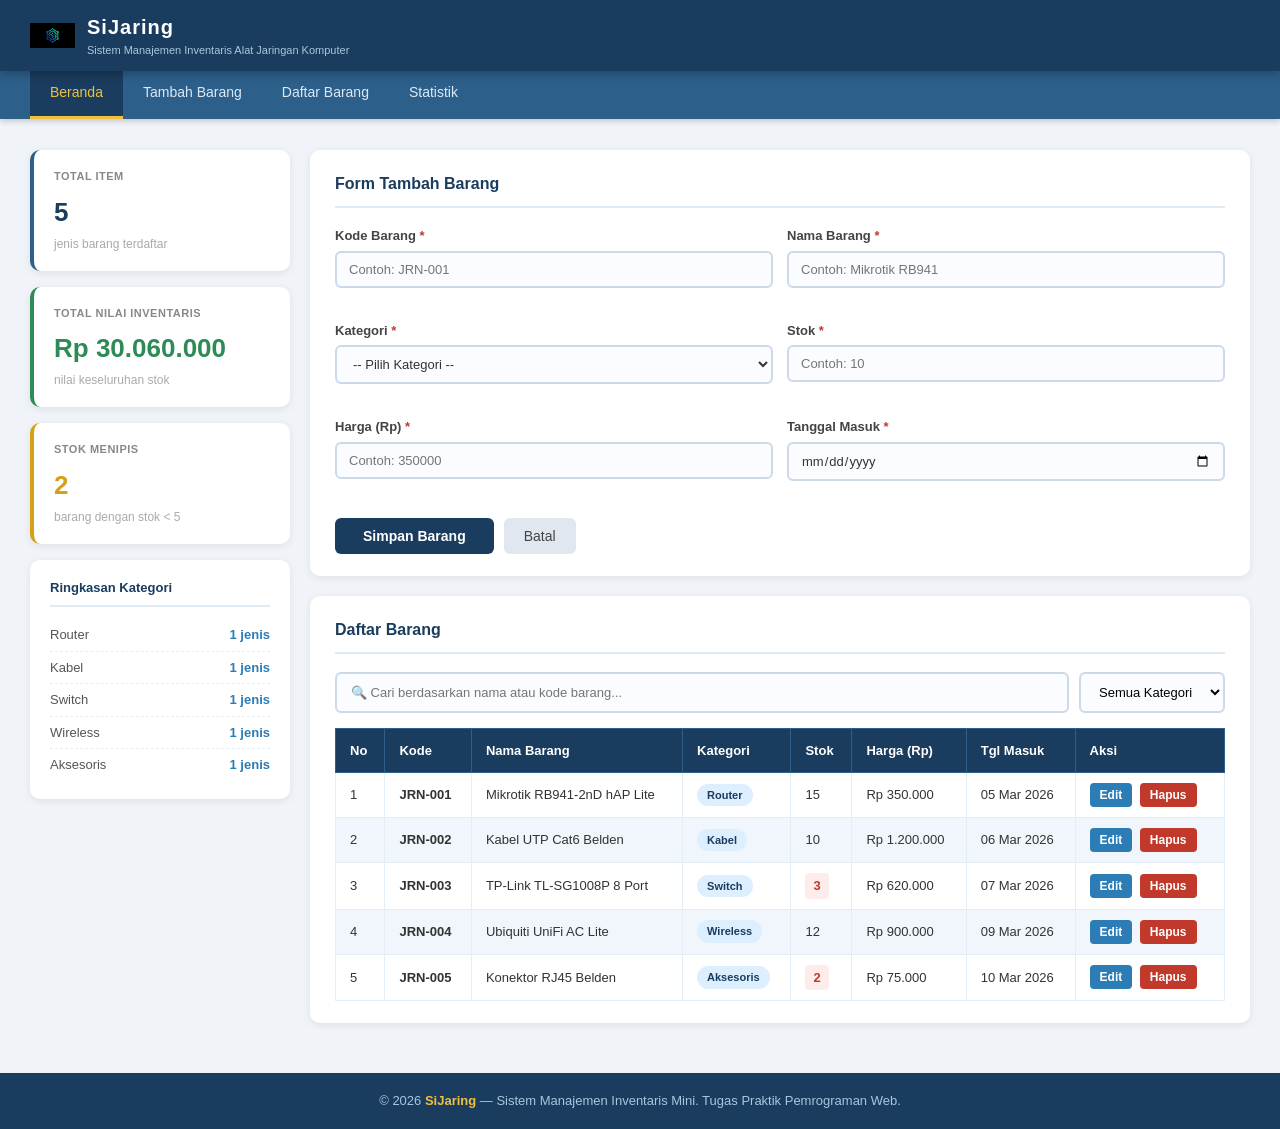
<file: index.html>
<!DOCTYPE html>
<html lang="id">
<head>
    <meta charset="UTF-8">
    <meta name="viewport" content="width=device-width, initial-scale=1.0">
    <title>SiJaring - Sistem Manajemen Inventaris Mini</title>
    <link rel="stylesheet" href="style.css">
    <script src="script.js" defer></script>
</head>
<body>

<header>
    <div class="logo-area">
        <img src="logo.png" alt="Logo SiJaring" class="logo-img">
        <div class="judul-sistem">
            <h1>SiJaring</h1>
            <p>Sistem Manajemen Inventaris Alat Jaringan Komputer</p>
        </div>
    </div>
</header>

<nav>
    <ul>
        <li><a href="#" class="aktif">Beranda</a></li>
        <li><a href="#form-barang">Tambah Barang</a></li>
        <li><a href="#daftar-barang">Daftar Barang</a></li>
        <li><a href="#statistik">Statistik</a></li>
    </ul>
</nav>

<main class="container-utama">

    <!-- ========================================
         SIDEBAR STATISTIK
         ======================================== -->
    <aside class="sidebar" id="statistik">
        <div class="stat-box">
            <h3>Total Item</h3>
            <div class="angka" id="stat-total-item">0</div>
            <div class="keterangan">jenis barang terdaftar</div>
        </div>

        <div class="stat-box hijau">
            <h3>Total Nilai Inventaris</h3>
            <div class="angka" id="stat-total-nilai">Rp 0</div>
            <div class="keterangan">nilai keseluruhan stok</div>
        </div>

        <div class="stat-box kuning">
            <h3>Stok Menipis</h3>
            <div class="angka" id="stat-stok-menipis">0</div>
            <div class="keterangan">barang dengan stok &lt; 5</div>
        </div>

        <div class="sidebar-info">
            <h3>Ringkasan Kategori</h3>
            <ul id="ringkasan-kategori">
                <li>Belum ada data <span>0</span></li>
            </ul>
        </div>
    </aside>

    <!-- ========================================
         KONTEN UTAMA
         ======================================== -->
    <div class="konten">

        <!-- FORM TAMBAH / EDIT BARANG -->
        <section class="card" id="form-barang">
            <h2 id="judul-form">Form Tambah Barang</h2>

            <form id="form-input">
                <div class="form-grid">
                    <div class="form-group">
                        <label for="kode_barang">Kode Barang <span class="wajib">*</span></label>
                        <input type="text" id="kode_barang" placeholder="Contoh: JRN-001">
                        <small class="pesan-error" id="error-kode_barang"></small>
                    </div>

                    <div class="form-group">
                        <label for="nama_barang">Nama Barang <span class="wajib">*</span></label>
                        <input type="text" id="nama_barang" placeholder="Contoh: Mikrotik RB941">
                        <small class="pesan-error" id="error-nama_barang"></small>
                    </div>

                    <div class="form-group">
                        <label for="kategori">Kategori <span class="wajib">*</span></label>
                        <select id="kategori">
                            <option value="">-- Pilih Kategori --</option>
                            <option value="Router">Router</option>
                            <option value="Switch">Switch</option>
                            <option value="Kabel">Kabel</option>
                            <option value="Wireless">Wireless</option>
                            <option value="Aksesoris">Aksesoris</option>
                        </select>
                        <small class="pesan-error" id="error-kategori"></small>
                    </div>

                    <div class="form-group">
                        <label for="stok">Stok <span class="wajib">*</span></label>
                        <input type="number" id="stok" placeholder="Contoh: 10" min="0">
                        <small class="pesan-error" id="error-stok"></small>
                    </div>

                    <div class="form-group">
                        <label for="harga">Harga (Rp) <span class="wajib">*</span></label>
                        <input type="number" id="harga" placeholder="Contoh: 350000" min="0">
                        <small class="pesan-error" id="error-harga"></small>
                    </div>

                    <div class="form-group">
                        <label for="tanggal_masuk">Tanggal Masuk <span class="wajib">*</span></label>
                        <input type="date" id="tanggal_masuk">
                        <small class="pesan-error" id="error-tanggal_masuk"></small>
                    </div>
                </div>

                <div class="form-tombol">
                    <button type="submit" class="tombol-simpan" id="tombol-submit">Simpan Barang</button>
                    <button type="button" class="tombol-reset" id="tombol-batal">Batal</button>
                </div>
            </form>

            <div id="notifikasi" class="notifikasi"></div>
        </section>

        <!-- DAFTAR BARANG -->
        <section class="card" id="daftar-barang">
            <h2>Daftar Barang</h2>

            <div class="toolbar">
                <input type="text" id="input-cari" placeholder="🔍 Cari berdasarkan nama atau kode barang...">
                <select id="filter-kategori">
                    <option value="">Semua Kategori</option>
                    <option value="Router">Router</option>
                    <option value="Switch">Switch</option>
                    <option value="Kabel">Kabel</option>
                    <option value="Wireless">Wireless</option>
                    <option value="Aksesoris">Aksesoris</option>
                </select>
            </div>

            <div class="tabel-wrapper">
                <table id="tabel-barang">
                    <thead>
                        <tr>
                            <th>No</th>
                            <th>Kode</th>
                            <th>Nama Barang</th>
                            <th>Kategori</th>
                            <th>Stok</th>
                            <th>Harga (Rp)</th>
                            <th>Tgl Masuk</th>
                            <th>Aksi</th>
                        </tr>
                    </thead>
                    <tbody id="tbody-barang">
                        <!-- diisi oleh JavaScript -->
                    </tbody>
                </table>
            </div>
            <p class="info-kosong" id="info-kosong">Belum ada barang. Silakan tambahkan melalui form di atas.</p>
        </section>

    </div>

</main>

<footer>
    <p>&copy; 2026 <strong>SiJaring</strong> &mdash; Sistem Manajemen Inventaris Mini. Tugas Praktik Pemrograman Web.</p>
</footer>

</body>
</html>
</file>
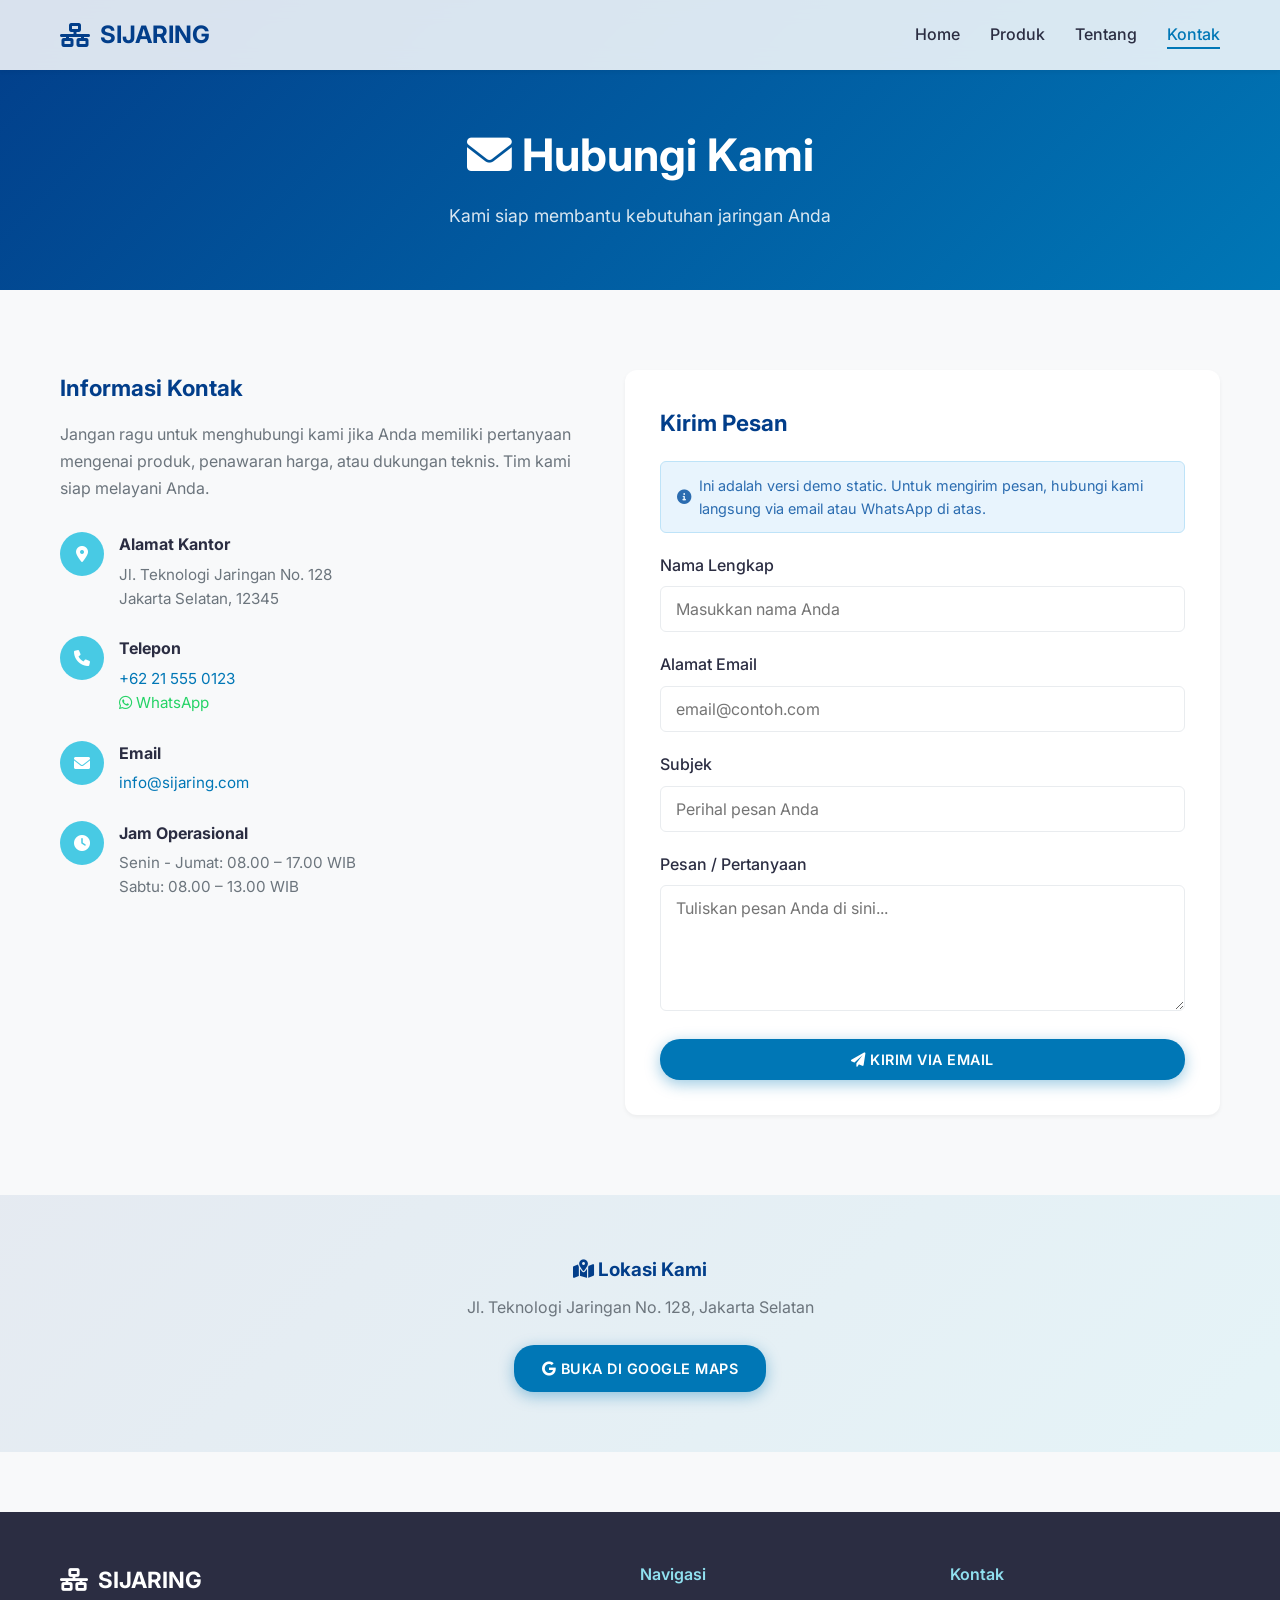
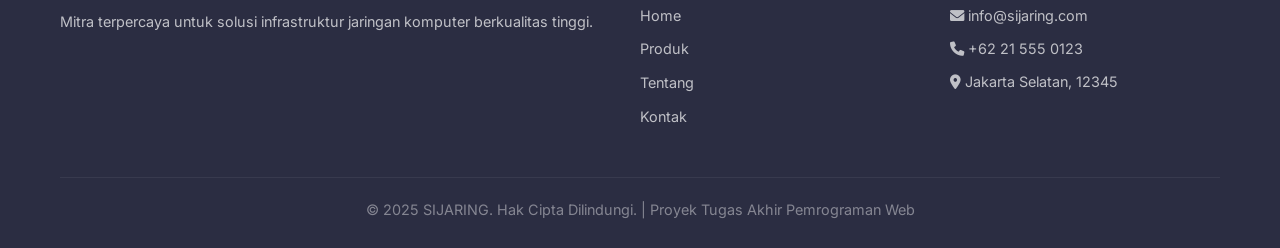
<file: docs/kontak.html>
<!DOCTYPE html>
<html lang="id">
<head>
    <meta charset="UTF-8">
    <meta name="viewport" content="width=device-width, initial-scale=1.0">
    <title>Hubungi Kami - SIJARING | Sistem Informasi Jaringan</title>
    <meta name="description" content="Hubungi tim SIJARING untuk pertanyaan produk, penawaran harga, atau dukungan teknis jaringan.">
    <link rel="stylesheet" href="css/style.css">
    <link rel="stylesheet" href="https://cdnjs.cloudflare.com/ajax/libs/font-awesome/6.0.0/css/all.min.css">
</head>
<body>

    <!-- Navbar -->
    <nav class="navbar" id="navbar">
        <div class="container">
            <a href="index.html" class="navbar-brand">
                <i class="fa-solid fa-network-wired"></i> SIJARING
            </a>
            <button class="hamburger" id="hamburger" aria-label="Menu">
                <span></span><span></span><span></span>
            </button>
            <ul class="nav-links" id="navLinks">
                <li><a href="index.html">Home</a></li>
                <li><a href="produk.html">Produk</a></li>
                <li><a href="tentang.html">Tentang</a></li>
                <li><a href="kontak.html" class="active">Kontak</a></li>
            </ul>
        </div>
    </nav>

    <!-- Page Header -->
    <div class="page-header">
        <div class="container">
            <h1><i class="fa-solid fa-envelope"></i> Hubungi Kami</h1>
            <p>Kami siap membantu kebutuhan jaringan Anda</p>
        </div>
    </div>

    <!-- Kontak Section -->
    <section class="section">
        <div class="container">
            <div style="display: flex; flex-wrap: wrap; gap: 40px;">

                <!-- Info Kontak -->
                <div style="flex: 1; min-width: 280px;">
                    <h3 style="color: var(--primary-dark); margin-bottom: 15px; font-size: 1.4rem;">Informasi Kontak</h3>
                    <p style="color: var(--text-muted); margin-bottom: 30px; line-height: 1.7;">
                        Jangan ragu untuk menghubungi kami jika Anda memiliki pertanyaan mengenai produk, penawaran harga, atau dukungan teknis. Tim kami siap melayani Anda.
                    </p>

                    <div style="display: flex; align-items: flex-start; gap: 15px; margin-bottom: 25px;">
                        <div class="kontak-icon">
                            <i class="fa-solid fa-location-dot"></i>
                        </div>
                        <div>
                            <h4 style="margin-bottom: 5px; color: var(--text-main);">Alamat Kantor</h4>
                            <p style="color: var(--text-muted); font-size: 0.95rem;">Jl. Teknologi Jaringan No. 128<br>Jakarta Selatan, 12345</p>
                        </div>
                    </div>

                    <div style="display: flex; align-items: flex-start; gap: 15px; margin-bottom: 25px;">
                        <div class="kontak-icon">
                            <i class="fa-solid fa-phone"></i>
                        </div>
                        <div>
                            <h4 style="margin-bottom: 5px; color: var(--text-main);">Telepon</h4>
                            <p style="color: var(--text-muted); font-size: 0.95rem;">
                                <a href="tel:+62215550123">+62 21 555 0123</a><br>
                                <a href="https://wa.me/6221555012" target="_blank" style="color: #25d366;"><i class="fa-brands fa-whatsapp"></i> WhatsApp</a>
                            </p>
                        </div>
                    </div>

                    <div style="display: flex; align-items: flex-start; gap: 15px; margin-bottom: 25px;">
                        <div class="kontak-icon">
                            <i class="fa-solid fa-envelope"></i>
                        </div>
                        <div>
                            <h4 style="margin-bottom: 5px; color: var(--text-main);">Email</h4>
                            <p style="color: var(--text-muted); font-size: 0.95rem;">
                                <a href="mailto:info@sijaring.com">info@sijaring.com</a>
                            </p>
                        </div>
                    </div>

                    <div style="display: flex; align-items: flex-start; gap: 15px;">
                        <div class="kontak-icon">
                            <i class="fa-solid fa-clock"></i>
                        </div>
                        <div>
                            <h4 style="margin-bottom: 5px; color: var(--text-main);">Jam Operasional</h4>
                            <p style="color: var(--text-muted); font-size: 0.95rem;">
                                Senin - Jumat: 08.00 – 17.00 WIB<br>
                                Sabtu: 08.00 – 13.00 WIB
                            </p>
                        </div>
                    </div>
                </div>

                <!-- Form Kontak -->
                <div style="flex: 1; min-width: 280px; background: white; padding: 35px; border-radius: var(--radius-md); box-shadow: var(--shadow-sm);">
                    <h3 style="color: var(--primary-dark); margin-bottom: 20px; font-size: 1.4rem;">Kirim Pesan</h3>

                    <!-- Notifikasi Static Site -->
                    <div class="info-notice">
                        <i class="fa-solid fa-circle-info"></i>
                        <span>Ini adalah versi demo static. Untuk mengirim pesan, hubungi kami langsung via email atau WhatsApp di atas.</span>
                    </div>

                    <!-- Form (display only) -->
                    <div id="kontakForm">
                        <div class="form-group">
                            <label for="nama">Nama Lengkap</label>
                            <input type="text" id="nama" class="form-control" placeholder="Masukkan nama Anda">
                        </div>
                        <div class="form-group">
                            <label for="email">Alamat Email</label>
                            <input type="email" id="email" class="form-control" placeholder="email@contoh.com">
                        </div>
                        <div class="form-group">
                            <label for="subjek">Subjek</label>
                            <input type="text" id="subjek" class="form-control" placeholder="Perihal pesan Anda">
                        </div>
                        <div class="form-group">
                            <label for="pesan">Pesan / Pertanyaan</label>
                            <textarea id="pesan" rows="5" class="form-control" placeholder="Tuliskan pesan Anda di sini..."></textarea>
                        </div>
                        <button type="button" onclick="kirimPesan()" class="btn btn-primary" style="width: 100%;">
                            <i class="fa-solid fa-paper-plane"></i> Kirim via Email
                        </button>
                    </div>

                    <!-- Success state -->
                    <div id="successMsg" style="display: none; text-align: center; padding: 30px 0;">
                        <div style="width: 70px; height: 70px; background: #d4edda; border-radius: 50%; display: flex; align-items: center; justify-content: center; margin: 0 auto 15px; font-size: 2rem; color: #155724;">
                            <i class="fa-solid fa-check"></i>
                        </div>
                        <h4 style="color: #155724; margin-bottom: 10px;">Pesan Disiapkan!</h4>
                        <p style="color: var(--text-muted); font-size: 0.9rem;">Email client Anda akan terbuka. Silakan kirim email langsung ke <strong>info@sijaring.com</strong></p>
                        <button onclick="resetForm()" style="margin-top: 15px; background: none; border: 1px solid var(--border-color); padding: 8px 20px; border-radius: var(--radius-sm); cursor: pointer; font-family: 'Inter', sans-serif; color: var(--text-muted);">Kirim Lagi</button>
                    </div>
                </div>

            </div>
        </div>
    </section>

    <!-- Map Placeholder -->
    <div style="background: linear-gradient(135deg, rgba(2,62,138,0.08), rgba(0,180,216,0.08)); padding: 60px 0; text-align: center;">
        <div class="container">
            <h3 style="color: var(--primary-dark); margin-bottom: 10px;"><i class="fa-solid fa-map-location-dot"></i> Lokasi Kami</h3>
            <p style="color: var(--text-muted); margin-bottom: 25px;">Jl. Teknologi Jaringan No. 128, Jakarta Selatan</p>
            <a href="https://maps.google.com/?q=Jakarta+Selatan" target="_blank" class="btn btn-primary">
                <i class="fa-brands fa-google"></i> Buka di Google Maps
            </a>
        </div>
    </div>

    <!-- Footer -->
    <footer class="footer">
        <div class="container">
            <div class="footer-grid">
                <div>
                    <div class="footer-brand"><i class="fa-solid fa-network-wired"></i> SIJARING</div>
                    <p>Mitra terpercaya untuk solusi infrastruktur jaringan komputer berkualitas tinggi.</p>
                </div>
                <div>
                    <h4>Navigasi</h4>
                    <ul>
                        <li><a href="index.html">Home</a></li>
                        <li><a href="produk.html">Produk</a></li>
                        <li><a href="tentang.html">Tentang</a></li>
                        <li><a href="kontak.html">Kontak</a></li>
                    </ul>
                </div>
                <div>
                    <h4>Kontak</h4>
                    <ul>
                        <li><a href="mailto:info@sijaring.com"><i class="fa-solid fa-envelope"></i> info@sijaring.com</a></li>
                        <li><a href="tel:+62215550123"><i class="fa-solid fa-phone"></i> +62 21 555 0123</a></li>
                        <li style="color: rgba(255,255,255,0.7); font-size: 0.9rem;"><i class="fa-solid fa-location-dot"></i> Jakarta Selatan, 12345</li>
                    </ul>
                </div>
            </div>
            <div class="footer-bottom">
                <p>&copy; 2025 SIJARING. Hak Cipta Dilindungi. | Proyek Tugas Akhir Pemrograman Web</p>
            </div>
        </div>
    </footer>

    <script src="js/script.js"></script>
    <script>
        function kirimPesan() {
            var nama = document.getElementById('nama').value.trim();
            var emailVal = document.getElementById('email').value.trim();
            var subjek = document.getElementById('subjek').value.trim();
            var pesan = document.getElementById('pesan').value.trim();

            if (!nama || !emailVal || !pesan) {
                alert('Mohon lengkapi nama, email, dan pesan Anda terlebih dahulu.');
                return;
            }

            var mailtoLink = 'mailto:info@sijaring.com'
                + '?subject=' + encodeURIComponent(subjek || 'Pesan dari ' + nama)
                + '&body=' + encodeURIComponent('Nama: ' + nama + '\nEmail: ' + emailVal + '\n\n' + pesan);

            window.location.href = mailtoLink;

            document.getElementById('kontakForm').style.display = 'none';
            document.getElementById('successMsg').style.display = 'block';
        }

        function resetForm() {
            document.getElementById('nama').value = '';
            document.getElementById('email').value = '';
            document.getElementById('subjek').value = '';
            document.getElementById('pesan').value = '';
            document.getElementById('kontakForm').style.display = 'block';
            document.getElementById('successMsg').style.display = 'none';
        }
    </script>
</body>
</html>
</file>
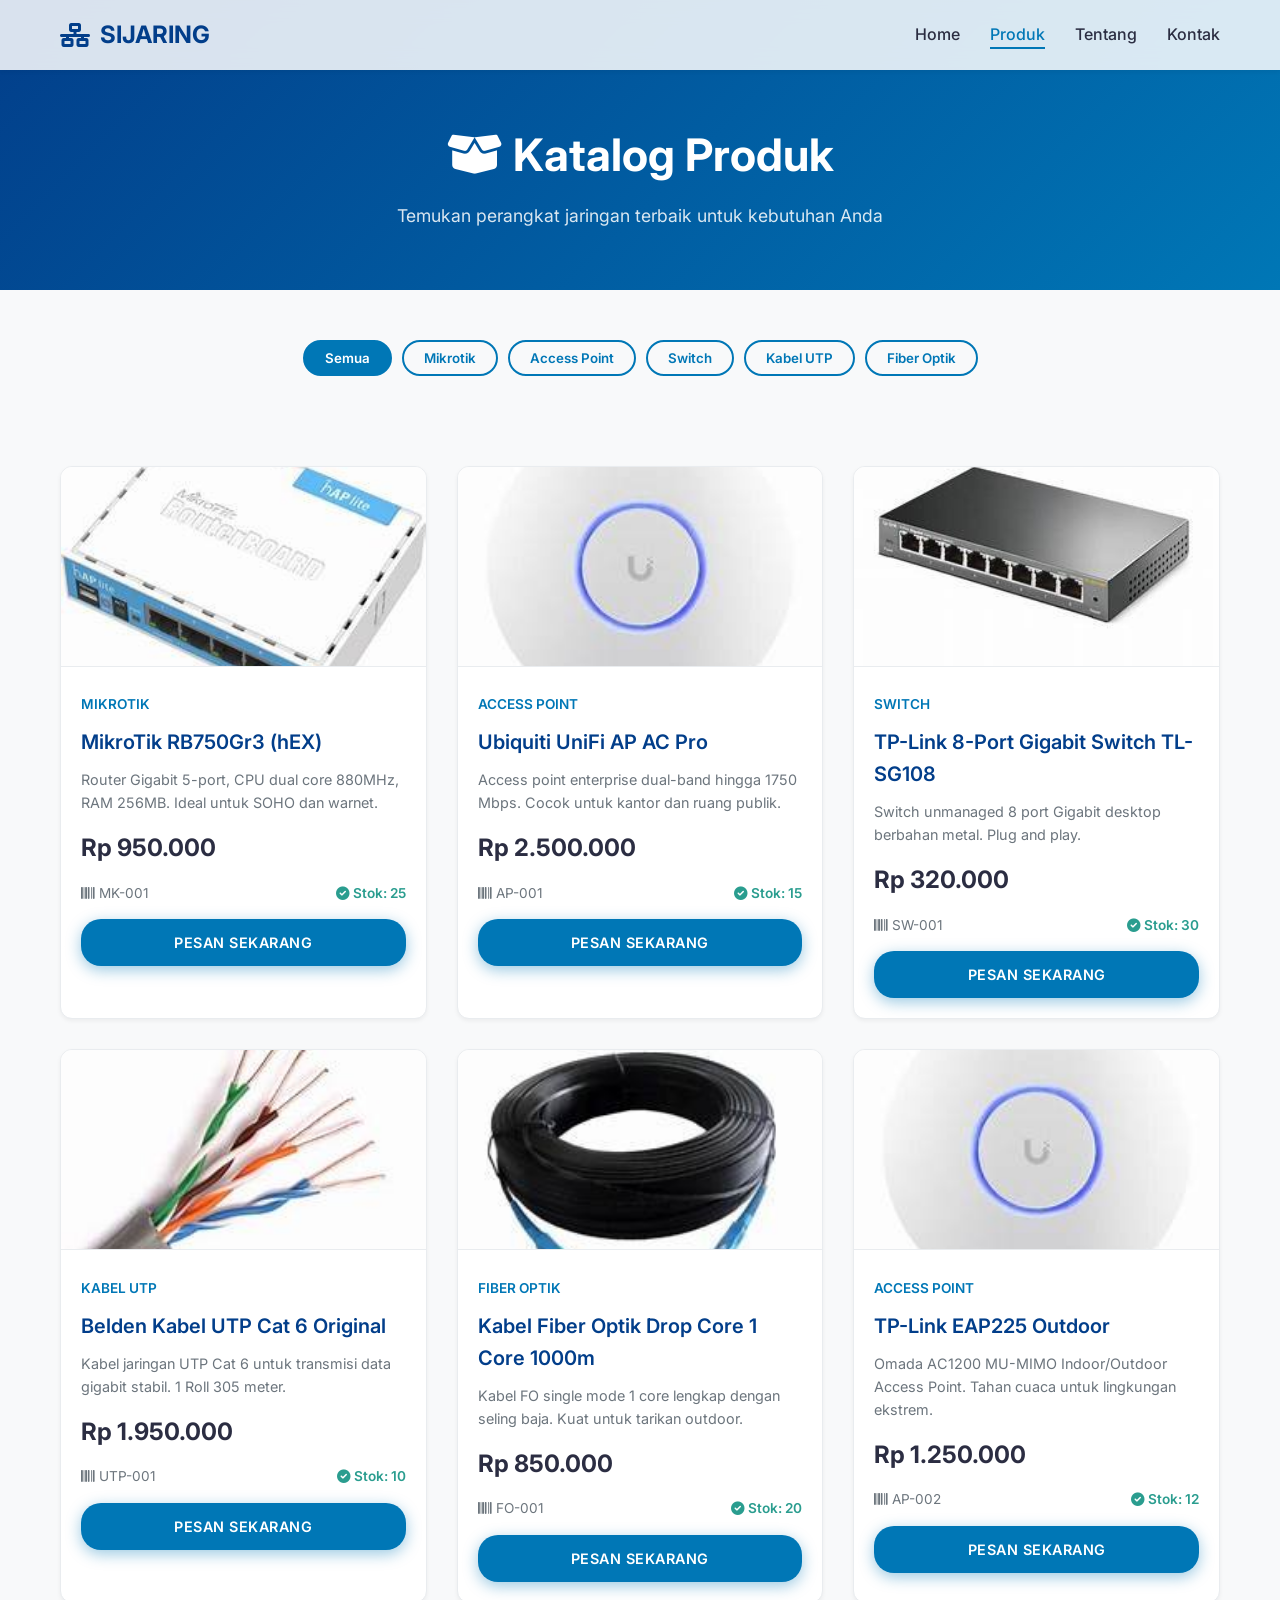
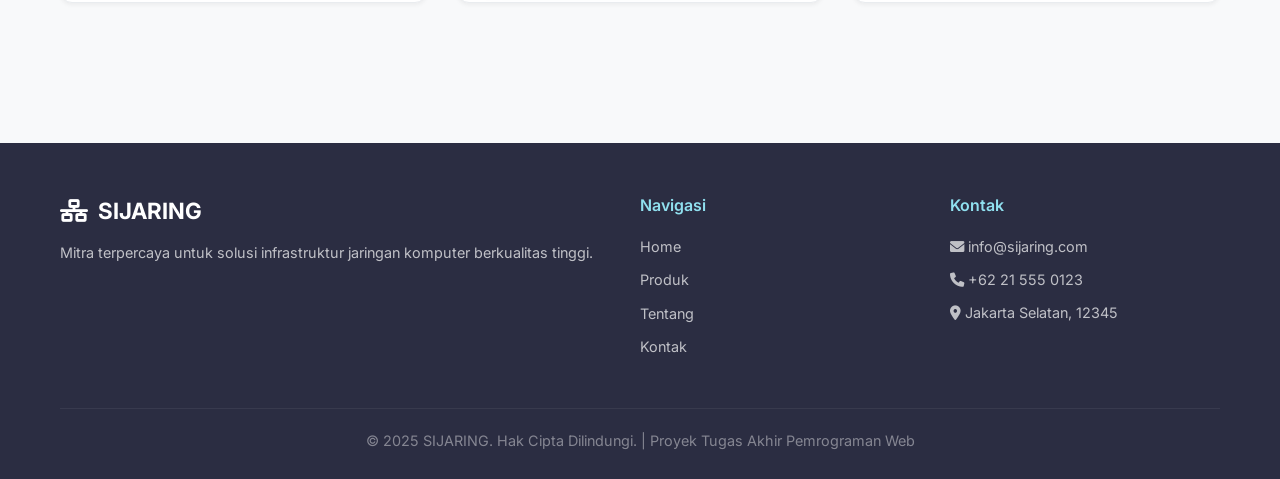
<file: docs/produk.html>
<!DOCTYPE html>
<html lang="id">
<head>
    <meta charset="UTF-8">
    <meta name="viewport" content="width=device-width, initial-scale=1.0">
    <title>Katalog Produk - SIJARING | Perangkat Jaringan Berkualitas</title>
    <meta name="description" content="Katalog lengkap produk jaringan SIJARING: Mikrotik, Access Point, Switch, Kabel UTP, dan Fiber Optik dengan harga terbaik.">
    <link rel="stylesheet" href="css/style.css">
    <link rel="stylesheet" href="https://cdnjs.cloudflare.com/ajax/libs/font-awesome/6.0.0/css/all.min.css">
</head>
<body>

    <!-- Navbar -->
    <nav class="navbar" id="navbar">
        <div class="container">
            <a href="index.html" class="navbar-brand">
                <i class="fa-solid fa-network-wired"></i> SIJARING
            </a>
            <button class="hamburger" id="hamburger" aria-label="Menu">
                <span></span><span></span><span></span>
            </button>
            <ul class="nav-links" id="navLinks">
                <li><a href="index.html">Home</a></li>
                <li><a href="produk.html" class="active">Produk</a></li>
                <li><a href="tentang.html">Tentang</a></li>
                <li><a href="kontak.html">Kontak</a></li>
            </ul>
        </div>
    </nav>

    <!-- Page Header -->
    <div class="page-header">
        <div class="container">
            <h1><i class="fa-solid fa-box-open"></i> Katalog Produk</h1>
            <p>Temukan perangkat jaringan terbaik untuk kebutuhan Anda</p>
        </div>
    </div>

    <!-- Filter Kategori -->
    <section class="section" style="padding-top: 50px; padding-bottom: 0;">
        <div class="container">
            <div style="display: flex; flex-wrap: wrap; gap: 10px; justify-content: center; margin-bottom: 20px;">
                <button class="filter-btn active" data-filter="all" onclick="filterProduk(this, 'all')" style="padding: 8px 20px; border-radius: 20px; border: 2px solid var(--primary); background: var(--primary); color: white; cursor: pointer; font-weight: 600; font-family: 'Inter', sans-serif; transition: all 0.2s;">Semua</button>
                <button class="filter-btn" data-filter="mikrotik" onclick="filterProduk(this, 'mikrotik')" style="padding: 8px 20px; border-radius: 20px; border: 2px solid var(--primary); background: transparent; color: var(--primary); cursor: pointer; font-weight: 600; font-family: 'Inter', sans-serif; transition: all 0.2s;">Mikrotik</button>
                <button class="filter-btn" data-filter="access-point" onclick="filterProduk(this, 'access-point')" style="padding: 8px 20px; border-radius: 20px; border: 2px solid var(--primary); background: transparent; color: var(--primary); cursor: pointer; font-weight: 600; font-family: 'Inter', sans-serif; transition: all 0.2s;">Access Point</button>
                <button class="filter-btn" data-filter="switch" onclick="filterProduk(this, 'switch')" style="padding: 8px 20px; border-radius: 20px; border: 2px solid var(--primary); background: transparent; color: var(--primary); cursor: pointer; font-weight: 600; font-family: 'Inter', sans-serif; transition: all 0.2s;">Switch</button>
                <button class="filter-btn" data-filter="kabel-utp" onclick="filterProduk(this, 'kabel-utp')" style="padding: 8px 20px; border-radius: 20px; border: 2px solid var(--primary); background: transparent; color: var(--primary); cursor: pointer; font-weight: 600; font-family: 'Inter', sans-serif; transition: all 0.2s;">Kabel UTP</button>
                <button class="filter-btn" data-filter="fiber-optik" onclick="filterProduk(this, 'fiber-optik')" style="padding: 8px 20px; border-radius: 20px; border: 2px solid var(--primary); background: transparent; color: var(--primary); cursor: pointer; font-weight: 600; font-family: 'Inter', sans-serif; transition: all 0.2s;">Fiber Optik</button>
            </div>
        </div>
    </section>

    <!-- Grid Produk -->
    <section class="section" style="padding-top: 30px;">
        <div class="container">
            <div class="product-grid" id="productGrid">

                <!-- MK-001 -->
                <div class="product-card" id="mk-001" data-kategori="mikrotik">
                    <img src="images/mikrotik.png" alt="MikroTik RB750Gr3 hEX" class="product-img">
                    <div class="product-info">
                        <span class="product-category">Mikrotik</span>
                        <h3 class="product-title">MikroTik RB750Gr3 (hEX)</h3>
                        <p style="color: var(--text-muted); font-size: 0.9rem; margin-bottom: 10px;">Router Gigabit 5-port, CPU dual core 880MHz, RAM 256MB. Ideal untuk SOHO dan warnet.</p>
                        <p class="product-price">Rp 950.000</p>
                        <div style="display: flex; justify-content: space-between; align-items: center; font-size: 0.85rem; color: var(--text-muted); margin-bottom: 15px;">
                            <span><i class="fa-solid fa-barcode"></i> MK-001</span>
                            <span style="color: #2a9d8f; font-weight: 600;"><i class="fa-solid fa-check-circle"></i> Stok: 25</span>
                        </div>
                        <a href="kontak.html" class="btn btn-primary" style="display: block; text-align: center;">Pesan Sekarang</a>
                    </div>
                </div>

                <!-- AP-001 -->
                <div class="product-card" id="ap-001" data-kategori="access-point">
                    <img src="images/access-point.png" alt="Ubiquiti UniFi AP AC Pro" class="product-img">
                    <div class="product-info">
                        <span class="product-category">Access Point</span>
                        <h3 class="product-title">Ubiquiti UniFi AP AC Pro</h3>
                        <p style="color: var(--text-muted); font-size: 0.9rem; margin-bottom: 10px;">Access point enterprise dual-band hingga 1750 Mbps. Cocok untuk kantor dan ruang publik.</p>
                        <p class="product-price">Rp 2.500.000</p>
                        <div style="display: flex; justify-content: space-between; align-items: center; font-size: 0.85rem; color: var(--text-muted); margin-bottom: 15px;">
                            <span><i class="fa-solid fa-barcode"></i> AP-001</span>
                            <span style="color: #2a9d8f; font-weight: 600;"><i class="fa-solid fa-check-circle"></i> Stok: 15</span>
                        </div>
                        <a href="kontak.html" class="btn btn-primary" style="display: block; text-align: center;">Pesan Sekarang</a>
                    </div>
                </div>

                <!-- SW-001 -->
                <div class="product-card" id="sw-001" data-kategori="switch">
                    <img src="images/switch.png" alt="TP-Link TL-SG108" class="product-img">
                    <div class="product-info">
                        <span class="product-category">Switch</span>
                        <h3 class="product-title">TP-Link 8-Port Gigabit Switch TL-SG108</h3>
                        <p style="color: var(--text-muted); font-size: 0.9rem; margin-bottom: 10px;">Switch unmanaged 8 port Gigabit desktop berbahan metal. Plug and play.</p>
                        <p class="product-price">Rp 320.000</p>
                        <div style="display: flex; justify-content: space-between; align-items: center; font-size: 0.85rem; color: var(--text-muted); margin-bottom: 15px;">
                            <span><i class="fa-solid fa-barcode"></i> SW-001</span>
                            <span style="color: #2a9d8f; font-weight: 600;"><i class="fa-solid fa-check-circle"></i> Stok: 30</span>
                        </div>
                        <a href="kontak.html" class="btn btn-primary" style="display: block; text-align: center;">Pesan Sekarang</a>
                    </div>
                </div>

                <!-- UTP-001 -->
                <div class="product-card" id="utp-001" data-kategori="kabel-utp">
                    <img src="images/kabel-utp.jpg" alt="Belden Kabel UTP Cat 6" class="product-img">
                    <div class="product-info">
                        <span class="product-category">Kabel UTP</span>
                        <h3 class="product-title">Belden Kabel UTP Cat 6 Original</h3>
                        <p style="color: var(--text-muted); font-size: 0.9rem; margin-bottom: 10px;">Kabel jaringan UTP Cat 6 untuk transmisi data gigabit stabil. 1 Roll 305 meter.</p>
                        <p class="product-price">Rp 1.950.000</p>
                        <div style="display: flex; justify-content: space-between; align-items: center; font-size: 0.85rem; color: var(--text-muted); margin-bottom: 15px;">
                            <span><i class="fa-solid fa-barcode"></i> UTP-001</span>
                            <span style="color: #2a9d8f; font-weight: 600;"><i class="fa-solid fa-check-circle"></i> Stok: 10</span>
                        </div>
                        <a href="kontak.html" class="btn btn-primary" style="display: block; text-align: center;">Pesan Sekarang</a>
                    </div>
                </div>

                <!-- FO-001 -->
                <div class="product-card" id="fo-001" data-kategori="fiber-optik">
                    <img src="images/fiber-optik.png" alt="Kabel Fiber Optik Drop Core" class="product-img">
                    <div class="product-info">
                        <span class="product-category">Fiber Optik</span>
                        <h3 class="product-title">Kabel Fiber Optik Drop Core 1 Core 1000m</h3>
                        <p style="color: var(--text-muted); font-size: 0.9rem; margin-bottom: 10px;">Kabel FO single mode 1 core lengkap dengan seling baja. Kuat untuk tarikan outdoor.</p>
                        <p class="product-price">Rp 850.000</p>
                        <div style="display: flex; justify-content: space-between; align-items: center; font-size: 0.85rem; color: var(--text-muted); margin-bottom: 15px;">
                            <span><i class="fa-solid fa-barcode"></i> FO-001</span>
                            <span style="color: #2a9d8f; font-weight: 600;"><i class="fa-solid fa-check-circle"></i> Stok: 20</span>
                        </div>
                        <a href="kontak.html" class="btn btn-primary" style="display: block; text-align: center;">Pesan Sekarang</a>
                    </div>
                </div>

                <!-- AP-002 -->
                <div class="product-card" id="ap-002" data-kategori="access-point">
                    <img src="images/access-point.png" alt="TP-Link EAP225 Outdoor" class="product-img">
                    <div class="product-info">
                        <span class="product-category">Access Point</span>
                        <h3 class="product-title">TP-Link EAP225 Outdoor</h3>
                        <p style="color: var(--text-muted); font-size: 0.9rem; margin-bottom: 10px;">Omada AC1200 MU-MIMO Indoor/Outdoor Access Point. Tahan cuaca untuk lingkungan ekstrem.</p>
                        <p class="product-price">Rp 1.250.000</p>
                        <div style="display: flex; justify-content: space-between; align-items: center; font-size: 0.85rem; color: var(--text-muted); margin-bottom: 15px;">
                            <span><i class="fa-solid fa-barcode"></i> AP-002</span>
                            <span style="color: #2a9d8f; font-weight: 600;"><i class="fa-solid fa-check-circle"></i> Stok: 12</span>
                        </div>
                        <a href="kontak.html" class="btn btn-primary" style="display: block; text-align: center;">Pesan Sekarang</a>
                    </div>
                </div>

            </div>

            <!-- No Results -->
            <div id="noResults" style="display: none; text-align: center; padding: 60px 20px; color: var(--text-muted);">
                <i class="fa-solid fa-box-open" style="font-size: 3rem; margin-bottom: 15px; opacity: 0.4;"></i>
                <p style="font-size: 1.1rem;">Tidak ada produk ditemukan untuk kategori ini.</p>
            </div>
        </div>
    </section>

    <!-- Footer -->
    <footer class="footer">
        <div class="container">
            <div class="footer-grid">
                <div>
                    <div class="footer-brand"><i class="fa-solid fa-network-wired"></i> SIJARING</div>
                    <p>Mitra terpercaya untuk solusi infrastruktur jaringan komputer berkualitas tinggi.</p>
                </div>
                <div>
                    <h4>Navigasi</h4>
                    <ul>
                        <li><a href="index.html">Home</a></li>
                        <li><a href="produk.html">Produk</a></li>
                        <li><a href="tentang.html">Tentang</a></li>
                        <li><a href="kontak.html">Kontak</a></li>
                    </ul>
                </div>
                <div>
                    <h4>Kontak</h4>
                    <ul>
                        <li><a href="mailto:info@sijaring.com"><i class="fa-solid fa-envelope"></i> info@sijaring.com</a></li>
                        <li><a href="tel:+62215550123"><i class="fa-solid fa-phone"></i> +62 21 555 0123</a></li>
                        <li style="color: rgba(255,255,255,0.7); font-size: 0.9rem;"><i class="fa-solid fa-location-dot"></i> Jakarta Selatan, 12345</li>
                    </ul>
                </div>
            </div>
            <div class="footer-bottom">
                <p>&copy; 2025 SIJARING. Hak Cipta Dilindungi. | Proyek Tugas Akhir Pemrograman Web</p>
            </div>
        </div>
    </footer>

    <script src="js/script.js"></script>
    <script>
        function filterProduk(btn, kategori) {
            // Update tombol aktif
            document.querySelectorAll('.filter-btn').forEach(function(b) {
                b.style.background = 'transparent';
                b.style.color = 'var(--primary)';
            });
            btn.style.background = 'var(--primary)';
            btn.style.color = 'white';

            // Filter kartu
            const cards = document.querySelectorAll('.product-card');
            let visible = 0;
            cards.forEach(function(card) {
                if (kategori === 'all' || card.dataset.kategori === kategori) {
                    card.style.display = 'block';
                    visible++;
                } else {
                    card.style.display = 'none';
                }
            });

            document.getElementById('noResults').style.display = visible === 0 ? 'block' : 'none';
        }
    </script>
</body>
</html>
</file>
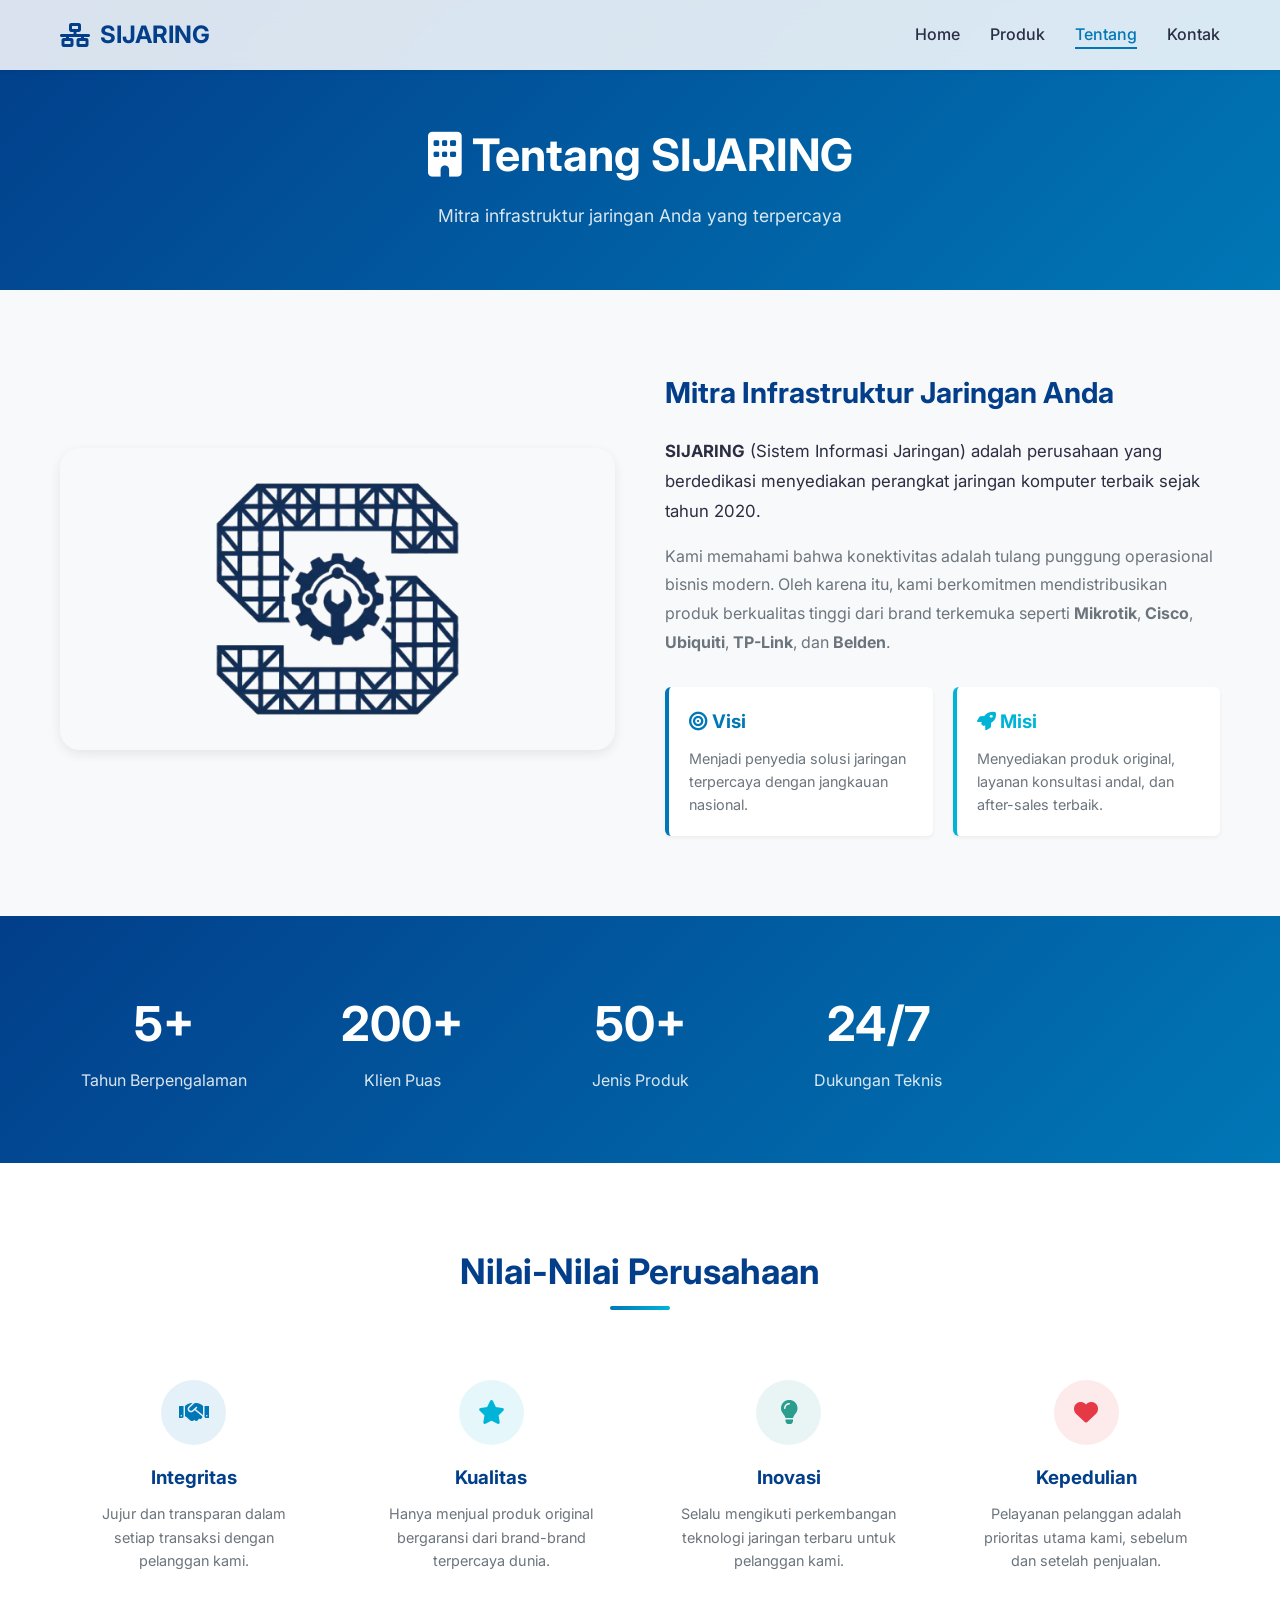
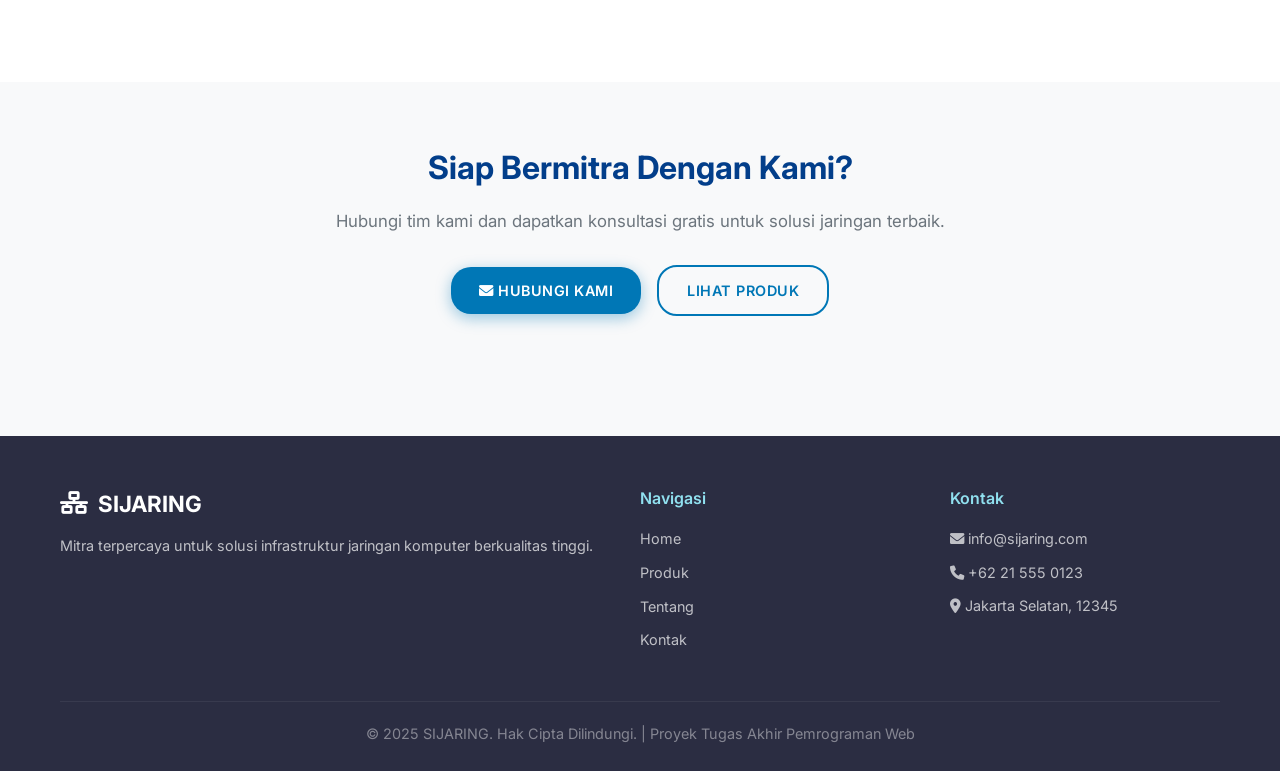
<file: docs/tentang.html>
<!DOCTYPE html>
<html lang="id">
<head>
    <meta charset="UTF-8">
    <meta name="viewport" content="width=device-width, initial-scale=1.0">
    <title>Tentang Kami - SIJARING | Sistem Informasi Jaringan</title>
    <meta name="description" content="Kenali lebih dekat SIJARING, perusahaan distribusi perangkat jaringan komputer terpercaya sejak 2020.">
    <link rel="stylesheet" href="css/style.css">
    <link rel="stylesheet" href="https://cdnjs.cloudflare.com/ajax/libs/font-awesome/6.0.0/css/all.min.css">
</head>
<body>

    <!-- Navbar -->
    <nav class="navbar" id="navbar">
        <div class="container">
            <a href="index.html" class="navbar-brand">
                <i class="fa-solid fa-network-wired"></i> SIJARING
            </a>
            <button class="hamburger" id="hamburger" aria-label="Menu">
                <span></span><span></span><span></span>
            </button>
            <ul class="nav-links" id="navLinks">
                <li><a href="index.html">Home</a></li>
                <li><a href="produk.html">Produk</a></li>
                <li><a href="tentang.html" class="active">Tentang</a></li>
                <li><a href="kontak.html">Kontak</a></li>
            </ul>
        </div>
    </nav>

    <!-- Page Header -->
    <div class="page-header">
        <div class="container">
            <h1><i class="fa-solid fa-building"></i> Tentang SIJARING</h1>
            <p>Mitra infrastruktur jaringan Anda yang terpercaya</p>
        </div>
    </div>

    <!-- Tentang Section -->
    <section class="section">
        <div class="container">
            <div style="display: flex; flex-wrap: wrap; gap: 50px; align-items: center;">
                <div style="flex: 1; min-width: 280px;">
                    <img src="images/logo.png" alt="SIJARING Logo"
                         style="width: 100%; border-radius: var(--radius-lg); box-shadow: var(--shadow-md);"
                         onerror="this.style.display='none'">
                    <!-- Fallback jika logo tidak tersedia -->
                    <div style="background: linear-gradient(135deg, var(--primary-dark), var(--secondary)); border-radius: var(--radius-lg); padding: 60px 40px; text-align: center; color: white; display: none;" id="logoFallback">
                        <i class="fa-solid fa-network-wired" style="font-size: 5rem; margin-bottom: 20px;"></i>
                        <h2 style="font-size: 2rem;">SIJARING</h2>
                        <p style="opacity: 0.8;">Sistem Informasi Jaringan</p>
                    </div>
                </div>

                <div style="flex: 1; min-width: 280px;">
                    <h2 style="color: var(--primary-dark); margin-bottom: 20px; font-size: 1.8rem;">Mitra Infrastruktur Jaringan Anda</h2>
                    <p style="margin-bottom: 15px; font-size: 1.05rem; line-height: 1.8;">
                        <strong>SIJARING</strong> (Sistem Informasi Jaringan) adalah perusahaan yang berdedikasi menyediakan perangkat jaringan komputer terbaik sejak tahun 2020.
                    </p>
                    <p style="margin-bottom: 20px; color: var(--text-muted); line-height: 1.8;">
                        Kami memahami bahwa konektivitas adalah tulang punggung operasional bisnis modern. Oleh karena itu, kami berkomitmen mendistribusikan produk berkualitas tinggi dari brand terkemuka seperti <strong>Mikrotik</strong>, <strong>Cisco</strong>, <strong>Ubiquiti</strong>, <strong>TP-Link</strong>, dan <strong>Belden</strong>.
                    </p>

                    <div class="visi-misi-grid">
                        <div class="visi-misi-card" style="border-left: 4px solid var(--primary);">
                            <h3 style="color: var(--primary); margin-bottom: 10px;">
                                <i class="fa-solid fa-bullseye"></i> Visi
                            </h3>
                            <p style="font-size: 0.9rem; color: var(--text-muted);">Menjadi penyedia solusi jaringan terpercaya dengan jangkauan nasional.</p>
                        </div>
                        <div class="visi-misi-card" style="border-left: 4px solid var(--secondary);">
                            <h3 style="color: var(--secondary); margin-bottom: 10px;">
                                <i class="fa-solid fa-rocket"></i> Misi
                            </h3>
                            <p style="font-size: 0.9rem; color: var(--text-muted);">Menyediakan produk original, layanan konsultasi andal, dan after-sales terbaik.</p>
                        </div>
                    </div>
                </div>
            </div>
        </div>
    </section>

    <!-- Statistik Section -->
    <section style="background: linear-gradient(135deg, var(--primary-dark), var(--primary)); padding: 70px 0; color: white;">
        <div class="container">
            <div style="display: grid; grid-template-columns: repeat(auto-fill, minmax(180px, 1fr)); gap: 30px; text-align: center;">
                <div>
                    <h2 style="font-size: 3rem; font-weight: 700; margin-bottom: 5px;">5+</h2>
                    <p style="opacity: 0.85;">Tahun Berpengalaman</p>
                </div>
                <div>
                    <h2 style="font-size: 3rem; font-weight: 700; margin-bottom: 5px;">200+</h2>
                    <p style="opacity: 0.85;">Klien Puas</p>
                </div>
                <div>
                    <h2 style="font-size: 3rem; font-weight: 700; margin-bottom: 5px;">50+</h2>
                    <p style="opacity: 0.85;">Jenis Produk</p>
                </div>
                <div>
                    <h2 style="font-size: 3rem; font-weight: 700; margin-bottom: 5px;">24/7</h2>
                    <p style="opacity: 0.85;">Dukungan Teknis</p>
                </div>
            </div>
        </div>
    </section>

    <!-- Tim Section -->
    <section class="section" style="background: white;">
        <div class="container">
            <h2 class="section-title">Nilai-Nilai Perusahaan</h2>
            <div style="display: grid; grid-template-columns: repeat(auto-fill, minmax(220px, 1fr)); gap: 30px; margin-top: 50px;">
                <div style="text-align: center; padding: 30px 20px;">
                    <div style="width: 65px; height: 65px; background: rgba(0,119,182,0.1); color: var(--primary); border-radius: 50%; display: flex; align-items: center; justify-content: center; margin: 0 auto 18px; font-size: 1.5rem;">
                        <i class="fa-solid fa-handshake"></i>
                    </div>
                    <h3 style="color: var(--primary-dark); margin-bottom: 10px;">Integritas</h3>
                    <p style="color: var(--text-muted); font-size: 0.9rem;">Jujur dan transparan dalam setiap transaksi dengan pelanggan kami.</p>
                </div>
                <div style="text-align: center; padding: 30px 20px;">
                    <div style="width: 65px; height: 65px; background: rgba(0,180,216,0.1); color: var(--secondary); border-radius: 50%; display: flex; align-items: center; justify-content: center; margin: 0 auto 18px; font-size: 1.5rem;">
                        <i class="fa-solid fa-star"></i>
                    </div>
                    <h3 style="color: var(--primary-dark); margin-bottom: 10px;">Kualitas</h3>
                    <p style="color: var(--text-muted); font-size: 0.9rem;">Hanya menjual produk original bergaransi dari brand-brand terpercaya dunia.</p>
                </div>
                <div style="text-align: center; padding: 30px 20px;">
                    <div style="width: 65px; height: 65px; background: rgba(42,157,143,0.1); color: #2a9d8f; border-radius: 50%; display: flex; align-items: center; justify-content: center; margin: 0 auto 18px; font-size: 1.5rem;">
                        <i class="fa-solid fa-lightbulb"></i>
                    </div>
                    <h3 style="color: var(--primary-dark); margin-bottom: 10px;">Inovasi</h3>
                    <p style="color: var(--text-muted); font-size: 0.9rem;">Selalu mengikuti perkembangan teknologi jaringan terbaru untuk pelanggan kami.</p>
                </div>
                <div style="text-align: center; padding: 30px 20px;">
                    <div style="width: 65px; height: 65px; background: rgba(230,57,70,0.1); color: #e63946; border-radius: 50%; display: flex; align-items: center; justify-content: center; margin: 0 auto 18px; font-size: 1.5rem;">
                        <i class="fa-solid fa-heart"></i>
                    </div>
                    <h3 style="color: var(--primary-dark); margin-bottom: 10px;">Kepedulian</h3>
                    <p style="color: var(--text-muted); font-size: 0.9rem;">Pelayanan pelanggan adalah prioritas utama kami, sebelum dan setelah penjualan.</p>
                </div>
            </div>
        </div>
    </section>

    <!-- CTA -->
    <section style="padding: 60px 0; text-align: center;">
        <div class="container">
            <h2 style="color: var(--primary-dark); font-size: 2rem; margin-bottom: 15px;">Siap Bermitra Dengan Kami?</h2>
            <p style="color: var(--text-muted); margin-bottom: 30px; font-size: 1.05rem;">Hubungi tim kami dan dapatkan konsultasi gratis untuk solusi jaringan terbaik.</p>
            <a href="kontak.html" class="btn btn-primary"><i class="fa-solid fa-envelope"></i> Hubungi Kami</a>
            <a href="produk.html" class="btn btn-outline" style="color: var(--primary); border-color: var(--primary); margin-left: 12px;">Lihat Produk</a>
        </div>
    </section>

    <!-- Footer -->
    <footer class="footer">
        <div class="container">
            <div class="footer-grid">
                <div>
                    <div class="footer-brand"><i class="fa-solid fa-network-wired"></i> SIJARING</div>
                    <p>Mitra terpercaya untuk solusi infrastruktur jaringan komputer berkualitas tinggi.</p>
                </div>
                <div>
                    <h4>Navigasi</h4>
                    <ul>
                        <li><a href="index.html">Home</a></li>
                        <li><a href="produk.html">Produk</a></li>
                        <li><a href="tentang.html">Tentang</a></li>
                        <li><a href="kontak.html">Kontak</a></li>
                    </ul>
                </div>
                <div>
                    <h4>Kontak</h4>
                    <ul>
                        <li><a href="mailto:info@sijaring.com"><i class="fa-solid fa-envelope"></i> info@sijaring.com</a></li>
                        <li><a href="tel:+62215550123"><i class="fa-solid fa-phone"></i> +62 21 555 0123</a></li>
                        <li style="color: rgba(255,255,255,0.7); font-size: 0.9rem;"><i class="fa-solid fa-location-dot"></i> Jakarta Selatan, 12345</li>
                    </ul>
                </div>
            </div>
            <div class="footer-bottom">
                <p>&copy; 2025 SIJARING. Hak Cipta Dilindungi. | Proyek Tugas Akhir Pemrograman Web</p>
            </div>
        </div>
    </footer>

    <script src="js/script.js"></script>
    <script>
        // Fallback untuk logo
        var img = document.querySelector('img[alt="SIJARING Logo"]');
        if (img) {
            img.addEventListener('error', function () {
                this.style.display = 'none';
                document.getElementById('logoFallback').style.display = 'block';
            });
        }
    </script>
</body>
</html>
</file>
<file: style.css>
/* ============================================
   RESET & BASE
   ============================================ */
* {
    margin: 0;
    padding: 0;
    box-sizing: border-box;
}

body {
    font-family: 'Segoe UI', Tahoma, Geneva, Verdana, sans-serif;
    background-color: #f0f4f8;
    color: #333;
    line-height: 1.5;
}

/* ============================================
   HEADER & NAV (FIXED)
   ============================================ */
header {
    position: fixed;
    top: 0;
    left: 0;
    width: 100%;
    z-index: 999;
    background-color: #1a3c5e;
    color: white;
    padding: 12px 30px;
    display: flex;
    align-items: center;
    gap: 15px;
    box-shadow: 0 2px 10px rgba(0, 0, 0, 0.3);
}

header .logo-area {
    display: flex;
    align-items: center;
    gap: 12px;
}

header .logo-img {
    width: 45px;
    height: 45px;
    object-fit: contain;
}

header .judul-sistem h1 {
    font-size: 20px;
    font-weight: 700;
    letter-spacing: 1px;
}

header .judul-sistem p {
    font-size: 11px;
    color: #a8c6e0;
}

nav {
    background-color: #2c5f8a;
    padding: 0 30px;
    position: fixed;
    top: 69px;
    left: 0;
    width: 100%;
    z-index: 998;
    box-shadow: 0 2px 6px rgba(0, 0, 0, 0.2);
}

nav ul {
    list-style: none;
    display: flex;
    gap: 0;
}

nav ul li a {
    display: block;
    padding: 13px 20px;
    color: #dce9f5;
    text-decoration: none;
    font-size: 14px;
    font-weight: 500;
    transition: background-color 0.3s, color 0.3s;
}

nav ul li a:hover {
    background-color: #1a3c5e;
    color: #f0c040;
}

nav ul li a.aktif {
    background-color: #1a3c5e;
    color: #f0c040;
    border-bottom: 3px solid #f0c040;
}

/* ============================================
   LAYOUT UTAMA
   ============================================ */
.container-utama {
    margin-top: 130px;
    display: flex;
    gap: 20px;
    padding: 20px 30px;
    max-width: 1300px;
    margin-left: auto;
    margin-right: auto;
}

.konten {
    flex: 1;
    display: flex;
    flex-direction: column;
    gap: 20px;
    min-width: 0;
}

.card {
    background-color: white;
    border-radius: 10px;
    padding: 22px 25px;
    box-shadow: 0 2px 8px rgba(0, 0, 0, 0.08);
}

.card h2 {
    font-size: 16px;
    font-weight: 700;
    color: #1a3c5e;
    margin-bottom: 18px;
    padding-bottom: 10px;
    border-bottom: 2px solid #e0eaf3;
}

/* ============================================
   FORM
   ============================================ */
.form-grid {
    display: grid;
    grid-template-columns: 1fr 1fr;
    gap: 14px;
}

.form-group {
    display: flex;
    flex-direction: column;
    gap: 5px;
}

.form-group label {
    font-size: 13px;
    font-weight: 600;
    color: #444;
}

.wajib {
    color: #c0392b;
}

.form-group input,
.form-group select {
    padding: 9px 12px;
    border: 2px solid #ccd9e8;
    border-radius: 6px;
    font-size: 13px;
    color: #333;
    background-color: #fafcff;
    transition: border-color 0.3s, box-shadow 0.3s;
    font-family: inherit;
}

.form-group input:focus,
.form-group select:focus {
    outline: none;
    border-color: #2c7db5;
    box-shadow: 0 0 0 3px rgba(44, 125, 181, 0.15);
    background-color: #fff;
}

.form-group input.invalid,
.form-group select.invalid {
    border-color: #c0392b;
    background-color: #fdecea;
}

.pesan-error {
    color: #c0392b;
    font-size: 11px;
    font-weight: 600;
    min-height: 14px;
}

.form-tombol {
    margin-top: 18px;
    display: flex;
    gap: 10px;
}

.tombol-simpan {
    padding: 10px 28px;
    background-color: #1a3c5e;
    color: white;
    border: none;
    border-radius: 6px;
    font-size: 14px;
    font-weight: 600;
    cursor: pointer;
    transition: background-color 0.3s, transform 0.1s;
}

.tombol-simpan:hover {
    background-color: #2c7db5;
    transform: scale(1.02);
}

.tombol-reset {
    padding: 10px 20px;
    background-color: #e0e7ef;
    color: #444;
    border: none;
    border-radius: 6px;
    font-size: 14px;
    cursor: pointer;
    transition: background-color 0.3s;
}

.tombol-reset:hover {
    background-color: #c8d5e3;
}

/* ============================================
   NOTIFIKASI
   ============================================ */
.notifikasi {
    margin-top: 12px;
    padding: 10px 14px;
    border-radius: 6px;
    font-size: 13px;
    font-weight: 600;
    display: none;
}

.notifikasi.tampil {
    display: block;
    animation: fadeInDown 0.3s ease;
}

.notifikasi.sukses {
    background-color: #d4edda;
    color: #1e7e34;
    border-left: 4px solid #1e7e34;
}

.notifikasi.error {
    background-color: #f8d7da;
    color: #c0392b;
    border-left: 4px solid #c0392b;
}

@keyframes fadeInDown {
    from { opacity: 0; transform: translateY(-8px); }
    to   { opacity: 1; transform: translateY(0); }
}

/* ============================================
   TOOLBAR PENCARIAN & FILTER
   ============================================ */
.toolbar {
    display: flex;
    gap: 10px;
    margin-bottom: 15px;
    flex-wrap: wrap;
}

.toolbar input,
.toolbar select {
    padding: 10px 14px;
    border: 2px solid #ccd9e8;
    border-radius: 6px;
    font-size: 13px;
    background-color: #fafcff;
    transition: border-color 0.3s, box-shadow 0.3s;
    font-family: inherit;
}

.toolbar input {
    flex: 1;
    min-width: 200px;
}

.toolbar input:focus,
.toolbar select:focus {
    outline: none;
    border-color: #2c7db5;
    box-shadow: 0 0 0 3px rgba(44, 125, 181, 0.15);
    background-color: #fff;
}

/* ============================================
   TABEL
   ============================================ */
.tabel-wrapper {
    overflow-x: auto;
}

table {
    width: 100%;
    border-collapse: collapse;
    font-size: 13px;
    border: 1px solid #dce9f5;
}

table thead tr {
    background-color: #1a3c5e;
    color: white;
}

table thead th {
    padding: 12px 14px;
    text-align: left;
    font-weight: 600;
    border: 1px solid #2c5f8a;
    white-space: nowrap;
}

table tbody tr:nth-child(odd) {
    background-color: #ffffff;
}

table tbody tr:nth-child(even) {
    background-color: #f0f6fb;
}

table tbody tr {
    border-bottom: 1px solid #dce9f5;
    transition: background-color 0.2s;
}

table tbody tr:hover {
    background-color: #d6eaf8;
}

table tbody td {
    padding: 10px 14px;
    vertical-align: middle;
    border: 1px solid #e4eef7;
}

.badge-kategori {
    display: inline-block;
    padding: 3px 10px;
    border-radius: 20px;
    font-size: 11px;
    font-weight: 600;
    background-color: #ddeeff;
    color: #1a3c5e;
}

.badge-stok-menipis {
    display: inline-block;
    padding: 3px 8px;
    border-radius: 4px;
    background-color: #fdecea;
    color: #c0392b;
    font-weight: 700;
}

.tombol-aksi {
    padding: 5px 10px;
    border: none;
    border-radius: 4px;
    font-size: 12px;
    font-weight: 600;
    cursor: pointer;
    margin-right: 4px;
    transition: opacity 0.2s, transform 0.1s;
    color: white;
}

.tombol-aksi:hover {
    opacity: 0.85;
    transform: scale(1.05);
}

.tombol-edit {
    background-color: #2c7db5;
}

.tombol-hapus {
    background-color: #c0392b;
}

.info-kosong {
    text-align: center;
    color: #888;
    font-size: 13px;
    padding: 20px;
    font-style: italic;
}

.info-kosong.sembunyi {
    display: none;
}

/* ============================================
   SIDEBAR STATISTIK
   ============================================ */
.sidebar {
    width: 260px;
    display: flex;
    flex-direction: column;
    gap: 16px;
    flex-shrink: 0;
}

.stat-box {
    background-color: white;
    border-radius: 10px;
    padding: 18px 20px;
    box-shadow: 0 2px 8px rgba(0, 0, 0, 0.08);
    border-left: 4px solid #2c5f8a;
    transition: transform 0.2s;
}

.stat-box:hover {
    transform: translateX(4px);
}

.stat-box h3 {
    font-size: 11px;
    font-weight: 600;
    color: #888;
    text-transform: uppercase;
    letter-spacing: 0.5px;
    margin-bottom: 8px;
}

.stat-box .angka {
    font-size: 26px;
    font-weight: 700;
    color: #1a3c5e;
    word-break: break-word;
}

.stat-box .keterangan {
    font-size: 12px;
    color: #aaa;
    margin-top: 3px;
}

.stat-box.hijau { border-left-color: #2e8b57; }
.stat-box.hijau .angka { color: #2e8b57; }
.stat-box.kuning { border-left-color: #d4a017; }
.stat-box.kuning .angka { color: #d4a017; }

.sidebar-info {
    background-color: white;
    border-radius: 10px;
    padding: 18px 20px;
    box-shadow: 0 2px 8px rgba(0, 0, 0, 0.08);
}

.sidebar-info h3 {
    font-size: 13px;
    font-weight: 700;
    color: #1a3c5e;
    margin-bottom: 12px;
    padding-bottom: 8px;
    border-bottom: 2px solid #e0eaf3;
}

.sidebar-info ul {
    list-style: none;
}

.sidebar-info ul li {
    display: flex;
    justify-content: space-between;
    padding: 6px 0;
    font-size: 13px;
    color: #555;
    border-bottom: 1px dashed #e8eef5;
}

.sidebar-info ul li:last-child {
    border-bottom: none;
}

.sidebar-info ul li span {
    font-weight: 700;
    color: #2c7db5;
}

/* ============================================
   FOOTER
   ============================================ */
footer {
    background-color: #1a3c5e;
    color: #a8c6e0;
    text-align: center;
    padding: 18px 20px;
    font-size: 13px;
    margin-top: 30px;
}

footer strong {
    color: #f0c040;
}

/* ============================================
   RESPONSIF
   ============================================ */
@media (max-width: 900px) {
    .container-utama {
        flex-direction: column;
        padding: 15px;
    }

    .sidebar {
        width: 100%;
        flex-direction: row;
        flex-wrap: wrap;
    }

    .sidebar .stat-box,
    .sidebar .sidebar-info {
        flex: 1 1 220px;
    }
}

@media (max-width: 600px) {
    header {
        padding: 10px 15px;
    }

    header .judul-sistem h1 {
        font-size: 16px;
    }

    header .judul-sistem p {
        font-size: 10px;
    }

    nav {
        padding: 0 5px;
        overflow-x: auto;
    }

    nav ul li a {
        padding: 11px 12px;
        font-size: 13px;
        white-space: nowrap;
    }

    .container-utama {
        margin-top: 120px;
    }

    .form-grid {
        grid-template-columns: 1fr;
    }

    .card {
        padding: 16px 14px;
    }
}
</file>
<file: docs/css/style.css>
@import url('https://fonts.googleapis.com/css2?family=Inter:wght@300;400;500;600;700&display=swap');

:root {
    --primary: #0077b6;
    --primary-dark: #023e8a;
    --primary-light: #48cae4;
    --secondary: #00b4d8;
    --accent: #90e0ef;
    --bg-color: #f8f9fa;
    --surface-color: #ffffff;
    --text-main: #2b2d42;
    --text-muted: #6c757d;
    --border-color: #e9ecef;
    --shadow-sm: 0 2px 4px rgba(0,0,0,0.05);
    --shadow-md: 0 4px 12px rgba(0,0,0,0.08);
    --shadow-lg: 0 10px 25px rgba(0,0,0,0.1);
    --radius-sm: 6px;
    --radius-md: 12px;
    --radius-lg: 20px;
    --transition-fast: 0.2s ease;
    --transition-normal: 0.3s ease;
}

* { margin: 0; padding: 0; box-sizing: border-box; }

body {
    font-family: 'Inter', sans-serif;
    background-color: var(--bg-color);
    color: var(--text-main);
    line-height: 1.6;
    overflow-x: hidden;
}

a { text-decoration: none; color: var(--primary); transition: color var(--transition-fast); }
a:hover { color: var(--primary-dark); }
ul { list-style: none; }

.container { max-width: 1200px; margin: 0 auto; padding: 0 20px; }
.section { padding: 80px 0; }

.section-title {
    text-align: center;
    font-size: 2.2rem;
    color: var(--primary-dark);
    margin-bottom: 40px;
    position: relative;
    font-weight: 700;
}
.section-title::after {
    content: '';
    position: absolute;
    bottom: -10px;
    left: 50%;
    transform: translateX(-50%);
    width: 60px;
    height: 4px;
    background: linear-gradient(90deg, var(--primary), var(--secondary));
    border-radius: 2px;
}

/* =========================================
   Navbar
   ========================================= */
.navbar {
    position: fixed;
    top: 0;
    width: 100%;
    background: rgba(255,255,255,0.85);
    backdrop-filter: blur(10px);
    -webkit-backdrop-filter: blur(10px);
    z-index: 1000;
    box-shadow: var(--shadow-sm);
    transition: all var(--transition-normal);
}
.navbar .container {
    display: flex;
    justify-content: space-between;
    align-items: center;
    height: 70px;
}
.navbar-brand {
    font-size: 1.5rem;
    font-weight: 700;
    color: var(--primary-dark);
    display: flex;
    align-items: center;
    gap: 10px;
}
.nav-links { display: flex; gap: 30px; align-items: center; }
.nav-links a { color: var(--text-main); font-weight: 500; position: relative; }
.nav-links a::after {
    content: '';
    position: absolute;
    bottom: -5px;
    left: 0;
    width: 0;
    height: 2px;
    background-color: var(--primary);
    transition: width var(--transition-normal);
}
.nav-links a:hover::after, .nav-links a.active::after { width: 100%; }
.nav-links a:hover, .nav-links a.active { color: var(--primary); }

.hamburger {
    display: none;
    flex-direction: column;
    gap: 5px;
    cursor: pointer;
    background: none;
    border: none;
    padding: 5px;
}
.hamburger span {
    display: block;
    width: 25px;
    height: 3px;
    background-color: var(--text-main);
    border-radius: 3px;
    transition: all var(--transition-normal);
}
.hamburger.active span:nth-child(1) { transform: rotate(45deg) translate(5px, 8px); }
.hamburger.active span:nth-child(2) { opacity: 0; }
.hamburger.active span:nth-child(3) { transform: rotate(-45deg) translate(5px, -8px); }

/* =========================================
   Hero
   ========================================= */
.hero {
    height: 100vh;
    background: linear-gradient(135deg, rgba(2,62,138,0.92), rgba(0,180,216,0.82)), url('images/fiber-optik.png') center/cover no-repeat;
    display: flex;
    align-items: center;
    justify-content: center;
    text-align: center;
    color: white;
    padding-top: 70px;
}
.hero-content { max-width: 800px; padding: 20px; animation: fadeInUp 1s ease-out; }
.hero h1 { font-size: 3.5rem; font-weight: 700; margin-bottom: 20px; text-shadow: 0 4px 6px rgba(0,0,0,0.2); }
.hero p { font-size: 1.2rem; margin-bottom: 30px; opacity: 0.9; }

/* =========================================
   Buttons
   ========================================= */
.btn {
    display: inline-block;
    padding: 12px 28px;
    border-radius: var(--radius-lg);
    font-weight: 600;
    cursor: pointer;
    border: none;
    transition: all var(--transition-normal);
    text-transform: uppercase;
    letter-spacing: 0.5px;
    font-family: 'Inter', sans-serif;
    font-size: 0.9rem;
}
.btn-primary {
    background: var(--primary);
    color: white;
    box-shadow: 0 4px 15px rgba(0,119,182,0.4);
}
.btn-primary:hover {
    background: var(--primary-dark);
    transform: translateY(-2px);
    box-shadow: 0 6px 20px rgba(0,119,182,0.6);
    color: white;
}
.btn-outline { background: transparent; color: white; border: 2px solid white; }
.btn-outline:hover { background: white; color: var(--primary-dark); transform: translateY(-2px); }

/* =========================================
   Products
   ========================================= */
.product-grid {
    display: grid;
    grid-template-columns: repeat(auto-fill, minmax(300px, 1fr));
    gap: 30px;
    margin-top: 40px;
}
.product-card {
    background: var(--surface-color);
    border-radius: var(--radius-md);
    overflow: hidden;
    box-shadow: var(--shadow-sm);
    transition: all var(--transition-normal);
    border: 1px solid var(--border-color);
}
.product-card:hover { transform: translateY(-10px); box-shadow: var(--shadow-lg); border-color: var(--primary-light); }
.product-img { width: 100%; height: 200px; object-fit: cover; border-bottom: 1px solid var(--border-color); background: #f0f4f8; }
.product-info { padding: 20px; }
.product-title { font-size: 1.25rem; font-weight: 600; margin-bottom: 10px; color: var(--primary-dark); }
.product-category { font-size: 0.85rem; color: var(--primary); text-transform: uppercase; font-weight: 600; margin-bottom: 10px; display: block; }
.product-price { font-size: 1.5rem; font-weight: 700; color: var(--text-main); margin: 15px 0; }

/* =========================================
   Page Header
   ========================================= */
.page-header {
    background: linear-gradient(135deg, var(--primary-dark), var(--primary));
    color: white;
    padding: 120px 0 60px;
    text-align: center;
}
.page-header h1 { font-size: 2.8rem; font-weight: 700; margin-bottom: 10px; }
.page-header p { opacity: 0.85; font-size: 1.1rem; }

/* =========================================
   Forms
   ========================================= */
.form-group { margin-bottom: 20px; }
.form-group label { display: block; margin-bottom: 8px; font-weight: 500; color: var(--text-main); }
.form-control {
    width: 100%;
    padding: 12px 15px;
    border: 1px solid var(--border-color);
    border-radius: var(--radius-sm);
    font-family: 'Inter', sans-serif;
    font-size: 1rem;
    transition: all var(--transition-fast);
    background: white;
}
.form-control:focus { outline: none; border-color: var(--primary); box-shadow: 0 0 0 3px rgba(0,119,182,0.1); }

/* =========================================
   Info Notice
   ========================================= */
.info-notice {
    background: #e8f4fd;
    border: 1px solid #bee3f8;
    color: #2b6cb0;
    padding: 12px 16px;
    border-radius: var(--radius-sm);
    font-size: 0.9rem;
    margin-bottom: 20px;
    display: flex;
    align-items: center;
    gap: 8px;
}

/* =========================================
   Footer
   ========================================= */
.footer {
    background: var(--text-main);
    color: white;
    padding: 50px 0 25px;
    margin-top: 60px;
}
.footer-grid {
    display: grid;
    grid-template-columns: 2fr 1fr 1fr;
    gap: 40px;
    margin-bottom: 40px;
}
.footer-brand { font-size: 1.4rem; font-weight: 700; margin-bottom: 12px; display: flex; align-items: center; gap: 10px; }
.footer p { opacity: 0.7; font-size: 0.9rem; line-height: 1.7; }
.footer h4 { font-size: 1rem; font-weight: 600; margin-bottom: 15px; color: var(--accent); }
.footer ul li { margin-bottom: 8px; }
.footer ul li a { color: rgba(255,255,255,0.7); font-size: 0.9rem; }
.footer ul li a:hover { color: white; }
.footer-bottom { border-top: 1px solid rgba(255,255,255,0.1); padding-top: 20px; text-align: center; opacity: 0.6; font-size: 0.85rem; }

/* =========================================
   Visi Misi
   ========================================= */
.visi-misi-grid { display: grid; grid-template-columns: 1fr 1fr; gap: 20px; margin-top: 30px; }
.visi-misi-card { background: white; padding: 20px; border-radius: var(--radius-sm); box-shadow: var(--shadow-sm); }

/* =========================================
   Kontak items
   ========================================= */
.kontak-icon {
    background: var(--primary-light);
    color: white;
    width: 44px;
    height: 44px;
    border-radius: 50%;
    display: flex;
    align-items: center;
    justify-content: center;
    flex-shrink: 0;
}

/* =========================================
   Animations
   ========================================= */
@keyframes fadeInUp {
    from { opacity: 0; transform: translateY(30px); }
    to { opacity: 1; transform: translateY(0); }
}

/* =========================================
   Responsive
   ========================================= */
@media (max-width: 768px) {
    .hamburger { display: flex; }
    .nav-links {
        display: none;
        position: absolute;
        top: 70px;
        left: 0;
        width: 100%;
        background: rgba(255,255,255,0.98);
        flex-direction: column;
        padding: 20px;
        gap: 15px;
        box-shadow: var(--shadow-md);
    }
    .nav-links.open { display: flex; }
    .nav-links a::after { display: none; }
    .hero h1 { font-size: 2.2rem; }
    .hero p { font-size: 1rem; }
    .page-header h1 { font-size: 2rem; }
    .section-title { font-size: 1.8rem; }
    .visi-misi-grid { grid-template-columns: 1fr; }
    .footer-grid { grid-template-columns: 1fr; gap: 30px; }
}
</file>
